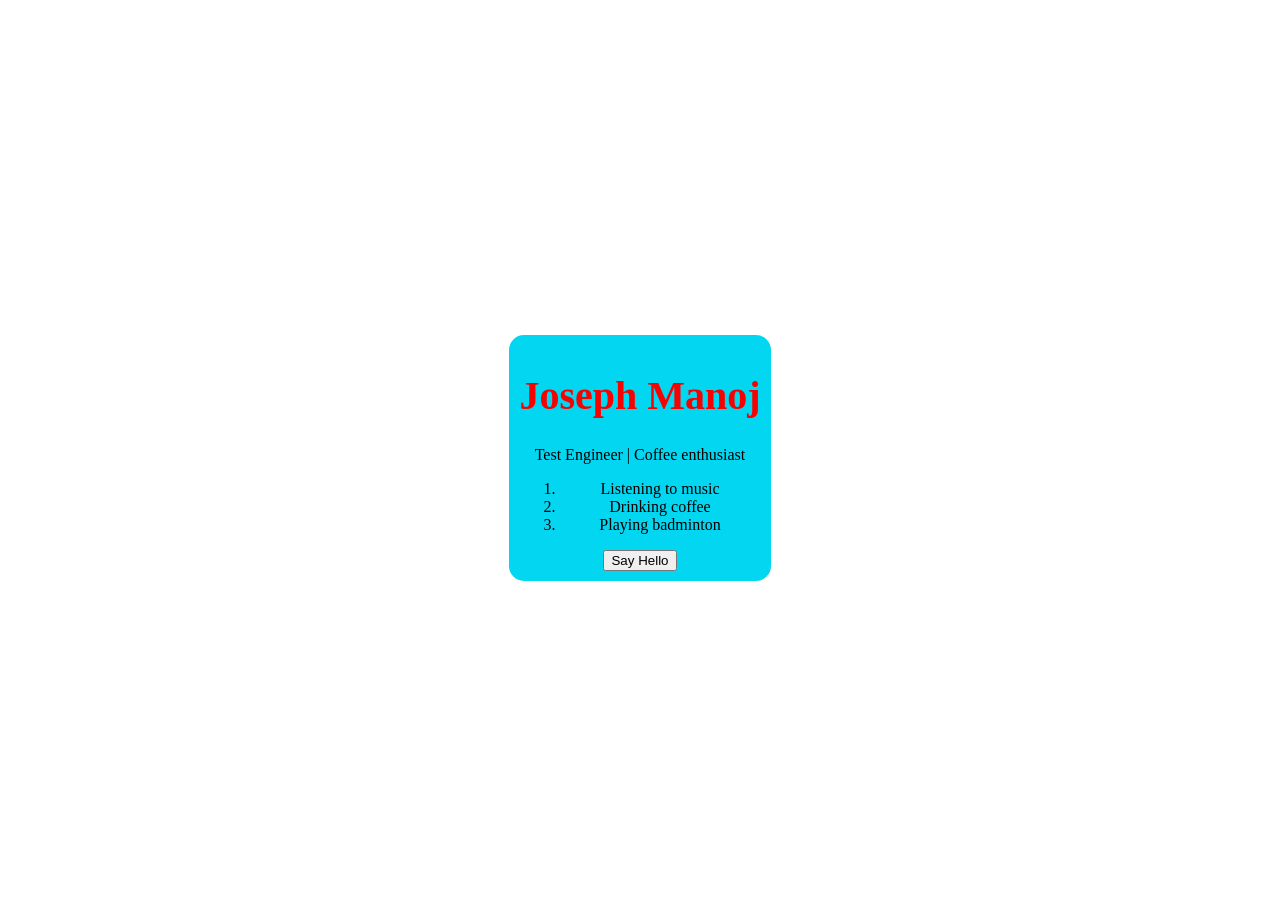
<file: Diagnostic Task/index.html>
<!doctype html>
<html lang="en">
  <head>
    <meta charset="UTF-8" />
    <meta name="viewport" content="width=device-width, initial-scale=1.0" />
    <title>Diagnostic Task</title>
    <link rel="stylesheet" href="styles.css" />
  </head>
  <body>
    <div class="card">
      <h1>Joseph Manoj</h1>
      <p>Test Engineer | Coffee enthusiast</p>
      <ol>
        <li>Listening to music</li>
        <li>Drinking coffee</li>
        <li>Playing badminton</li>
      </ol>
      <button class="button">Say Hello</button>
    </div>
    <script src="index.js"></script>
  </body>
</html>
</file>
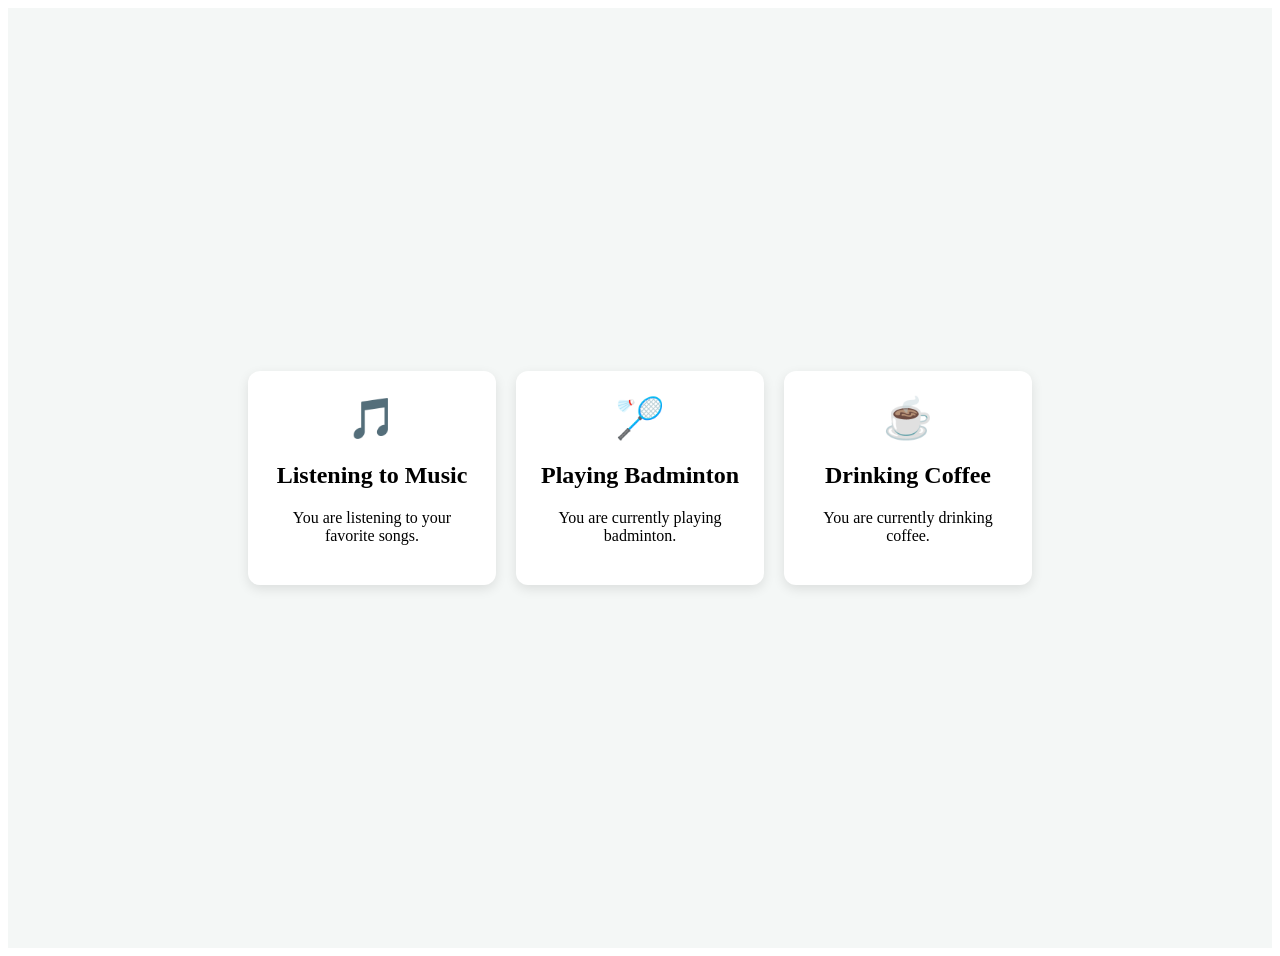
<file: Task 2 - Flexbox Card Grid/index.html>
<!doctype html>
<html lang="en">
  <head>
    <meta charset="UTF-8" />
    <meta name="viewport" content="width=device-width, initial-scale=1.0" />
    <title>Document</title>
    <link rel="stylesheet" href="styles.css" />
  </head>
  <body>
    <section>
      <div class="card">
        <div class="icon">🎵</div>
        <h2>Listening to Music</h2>
        <p>You are listening to your favorite songs.</p>
      </div>
      <div class="card">
        <div class="icon">🏸</div>
        <h2>Playing Badminton</h2>
        <p>You are currently playing badminton.</p>
      </div>
      <div class="card">
        <div class="icon">☕</div>
        <h2>Drinking Coffee</h2>
        <p>You are currently drinking coffee.</p>
      </div>
    </section>
  </body>
</html>
</file>
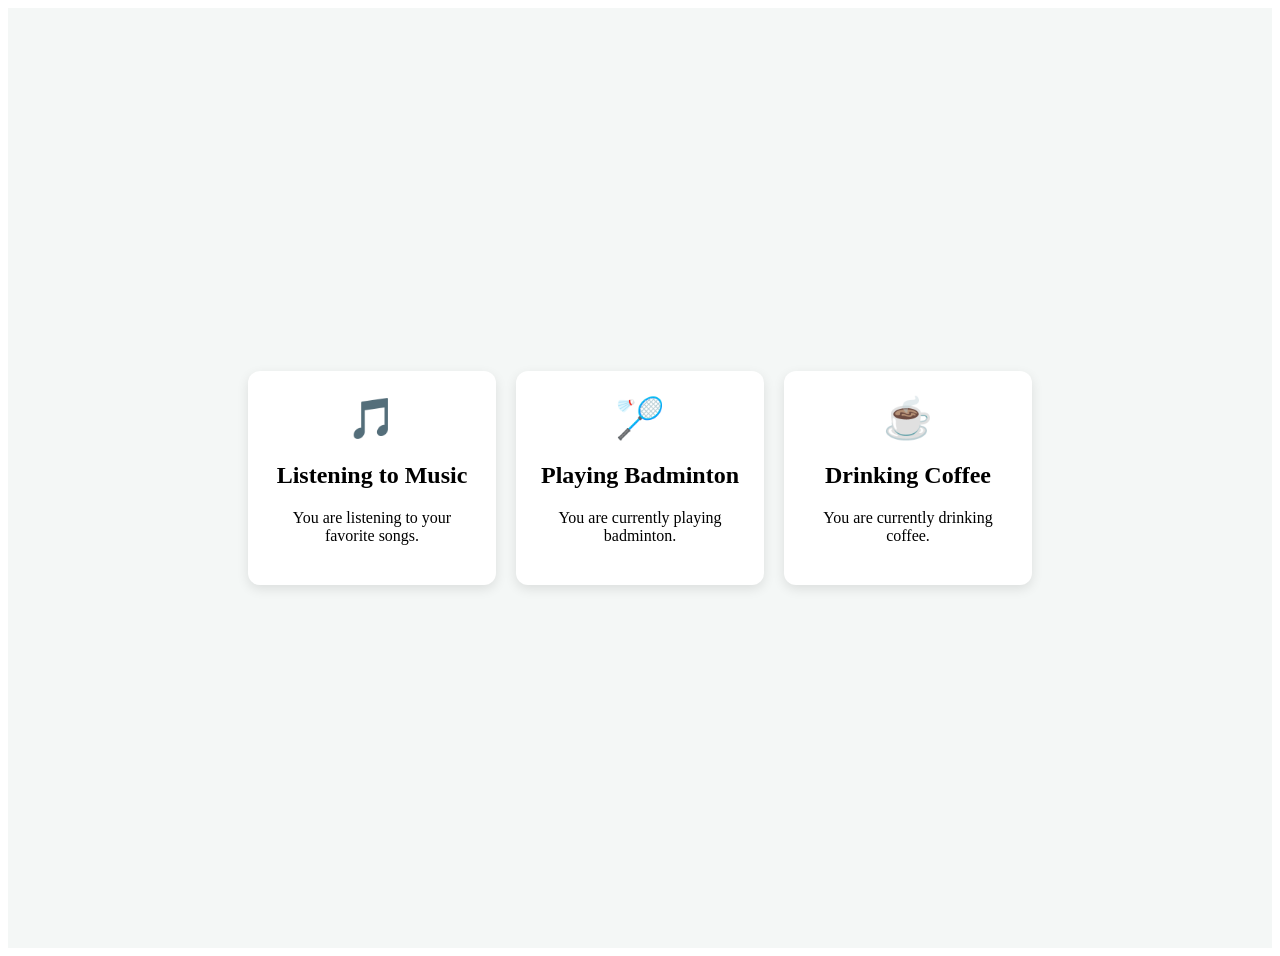
<file: Task 3 - Interactive Card with JavaScript/index.html>
<!doctype html>
<html lang="en">
  <head>
    <meta charset="UTF-8" />
    <meta name="viewport" content="width=device-width, initial-scale=1.0" />
    <title>Document</title>
    <link rel="stylesheet" href="styles.css" />
  </head>
  <body>
    <section>
      <div class="card">
        <div class="icon">🎵</div>
        <h2>Listening to Music</h2>
        <p>You are listening to your favorite songs.</p>
      </div>
      <div class="card">
        <div class="icon">🏸</div>
        <h2>Playing Badminton</h2>
        <p>You are currently playing badminton.</p>
      </div>
      <div class="card">
        <div class="icon">☕</div>
        <h2>Drinking Coffee</h2>
        <p>You are currently drinking coffee.</p>
      </div>
    </section>
    <script src="index.js"></script>
  </body>
</html>
</file>
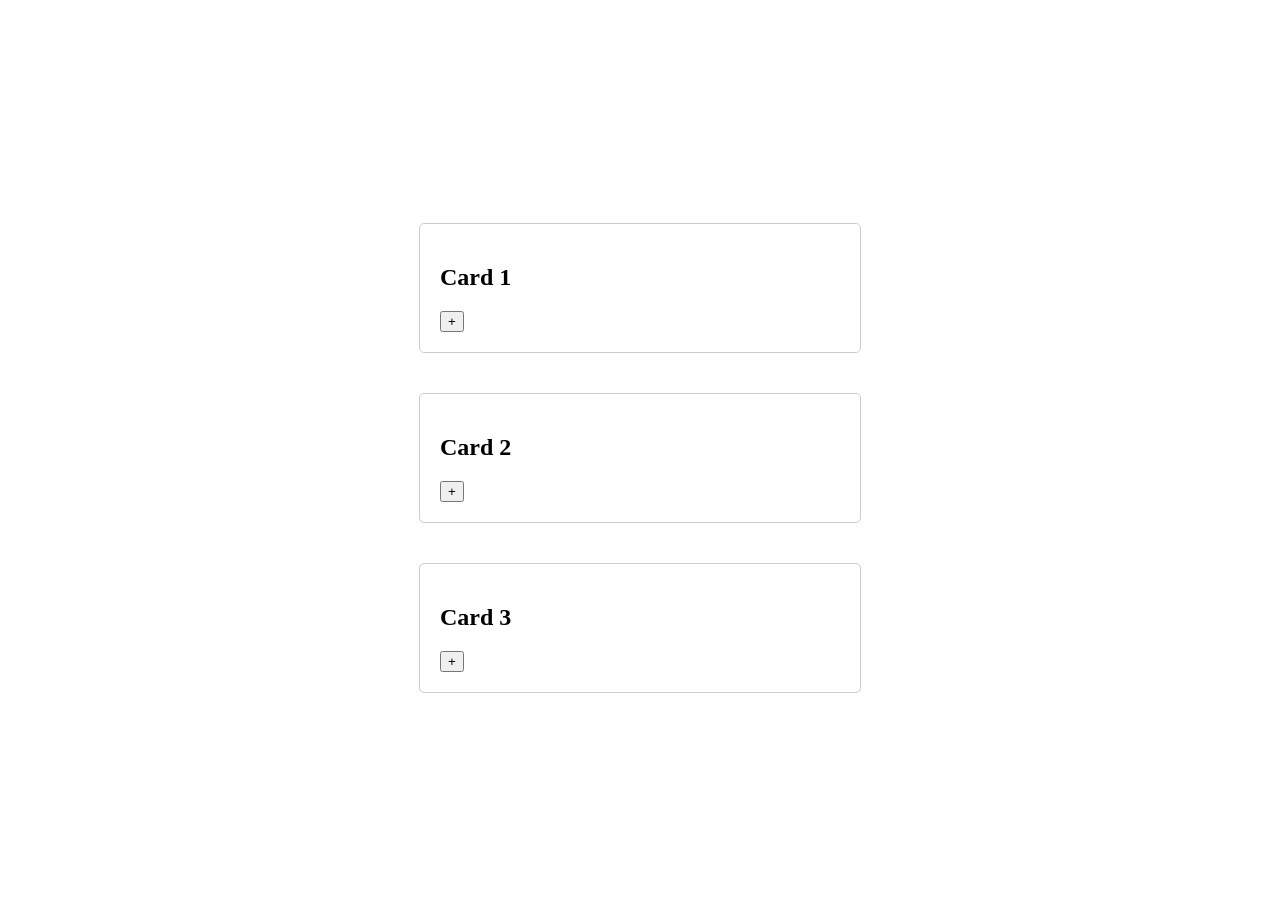
<file: Task 4 - Expanding Card (Accordion)/index.html>
<!doctype html>
<html lang="en">
  <head>
    <meta charset="UTF-8" />
    <meta name="viewport" content="width=device-width, initial-scale=1.0" />
    <title>Document</title>
    <link rel="stylesheet" href="styles.css" />
  </head>
  <body>
    <section class="cards">
      <div class="card">
        <h2>Card 1</h2>
        <button class="toggle-button">+</button>
        <p class="hidden">
          Lorem ipsum dolor sit amet, consectetur adipiscing elit. Sed do
          eiusmod tempor incididunt ut labore et dolore magna aliqua.
        </p>
      </div>
      <div class="card">
        <h2>Card 2</h2>
        <button class="toggle-button">+</button>
        <p class="hidden">
          Lorem ipsum dolor sit amet, consectetur adipiscing elit. Sed do
          eiusmod tempor incididunt ut labore et dolore magna aliqua.
        </p>
      </div>
      <div class="card">
        <h2>Card 3</h2>
        <button class="toggle-button">+</button>
        <p class="hidden">
          Lorem ipsum dolor sit amet, consectetur adipiscing elit. Sed do
          eiusmod tempor incididunt ut labore et dolore magna aliqua.
        </p>
      </div>
    </section>
    <script src="index.js"></script>
  </body>
</html>
</file>
<file: Diagnostic Task/styles.css>
body {
  min-height: 100vh;
  display: flex;
  justify-content: center;
  align-items: center;
}

.card{
    padding: 10px;
    background-color: #03d6f1;
    max-width: 250px;
    text-align: center;
    border-radius: 15px;
}

.card h1{
    font-size: 40px;
    font-weight: bold;
    color: #f80101;
}
</file>
<file: Task 2 - Flexbox Card Grid/styles.css>
section{
    min-height: 100vh;
    display: flex;
    gap: 20px;
    padding: 20px;
    justify-content: center;
    align-items: center;
    background-color: #f4f7f6;
}

.card{
    background-color: white;
    border-radius: 12px;
    padding: 24px;
    width: 200px;
    text-align: center;
    box-shadow: 0 4px 12px rgba(0, 0, 0, 0.1);
}

.icon{
    font-size: 40px;
}
</file>
<file: Task 3 - Interactive Card with JavaScript/styles.css>
section{
    min-height: 100vh;
    display: flex;
    gap: 20px;
    padding: 20px;
    justify-content: center;
    align-items: center;
    background-color: #f4f7f6;
}

.card{
    background-color: white;
    border-radius: 12px;
    padding: 24px;
    width: 200px;
    text-align: center;
    box-shadow: 0 4px 12px rgba(0, 0, 0, 0.1);
}

.icon{
    font-size: 40px;
}
</file>
<file: Task 4 - Expanding Card (Accordion)/styles.css>
.cards{
    min-height: 100vh;
    justify-content: center;
    display: flex;
    flex-direction: column;
    align-items: center;
}

.card{
    width: 100%;
    max-width: 400px;
    padding: 20px;
    margin: 20px;
    border: 1px solid #ccc;
    border-radius: 5px;
}

.hidden {
  display: none;
}
</file>
